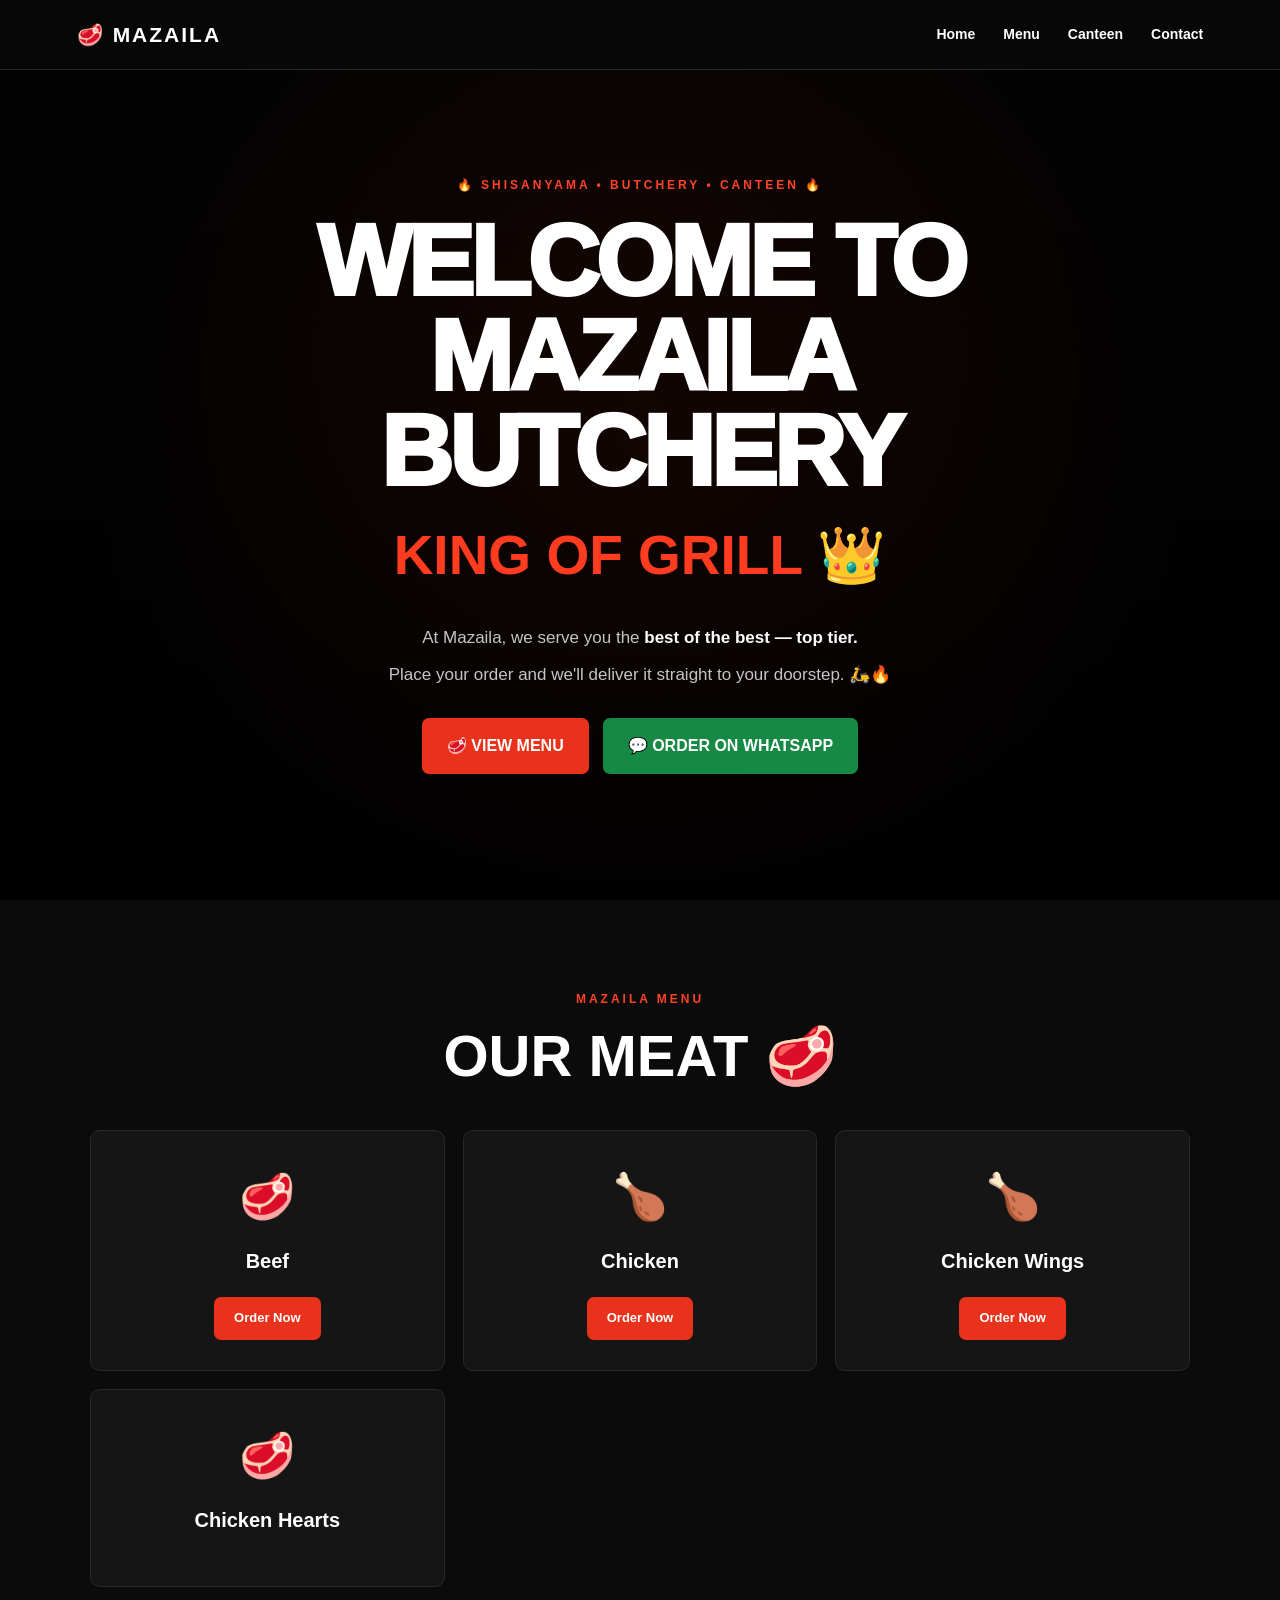
<file: index.html>
<!DOCTYPE html>
<html lang="en">
<head>
  <meta charset="UTF-8">
  <meta name="viewport" content="width=device-width, initial-scale=1.0">

  <title>Mazaila Butchery | King of Grill</title>
  <meta name="description" content="Mazaila Butchery - King of Grill. Shisanyama, meat, Zimbabwean products, drinks, snacks and canteen meals in Clairwood, Durban.">

  <link rel="stylesheet" href="style.css">
</head>

<body>

<header class="navbar">

  <div class="logo">🥩 MAZAILA</div>

  <button class="menu-button" onclick="toggleMenu()">☰</button>

  <nav id="menu">
    <a href="#home">Home</a>
    <a href="#menu-section">Menu</a>
    <a href="#canteen">Canteen</a>
    <a href="#contact">Contact</a>
  </nav>

</header>


<!-- WELCOME -->

<section id="home" class="hero">

  <div class="hero-content">

    <p class="small-title">🔥 SHISANYAMA • BUTCHERY • CANTEEN 🔥</p>

    <h1>WELCOME TO<br>MAZAILA BUTCHERY</h1>

    <h2>KING OF GRILL 👑</h2>

    <p class="welcome-text">
      At Mazaila, we serve you the
      <strong>best of the best — top tier.</strong>
    </p>

    <p class="welcome-text">
      Place your order and we'll deliver it
      straight to your doorstep. 🛵🔥
    </p>

    <div class="buttons">

      <a href="#menu-section" class="button red">
        🥩 VIEW MENU
      </a>

      <a href="https://wa.me/27672759515" class="button whatsapp">
        💬 ORDER ON WHATSAPP
      </a>

    </div>

  </div>

</section>


<!-- MENU -->

<section id="menu-section" class="section">

  <p class="small-title">MAZAILA MENU</p>

  <h2>OUR MEAT 🥩</h2>

  <div class="products">

    <div class="product">
      <div class="product-icon">🥩</div>
      <h3>Beef</h3>
      <a href="https://wa.me/27672759515?text=Hi%20Mazaila%2C%20I%20want%20to%20order%20Beef." class="order-button">Order Now</a>
    </div>

    <div class="product">
      <div class="product-icon">🍗</div>
      <h3>Chicken</h3>
      <a href="https://wa.me/27672759515?text=Hi%20Mazaila%2C%20I%20want%20to%20order%20Chicken." class="order-button">Order Now</a>
    </div>

    <div class="product">
      <div class="product-icon">🍗</div>
      <h3>Chicken Wings</h3>
      <a href="https://wa.me/27672759515?text=Hi%20Mazaila%2C%20I%20want%20Chicken%20Wings." class="order-button">Order Now</a>
    </div>

    <div class="product">
      <div class="product-icon">🥩</div>
      <h3>Chicken Hearts</h3>
      <a href="
</file>
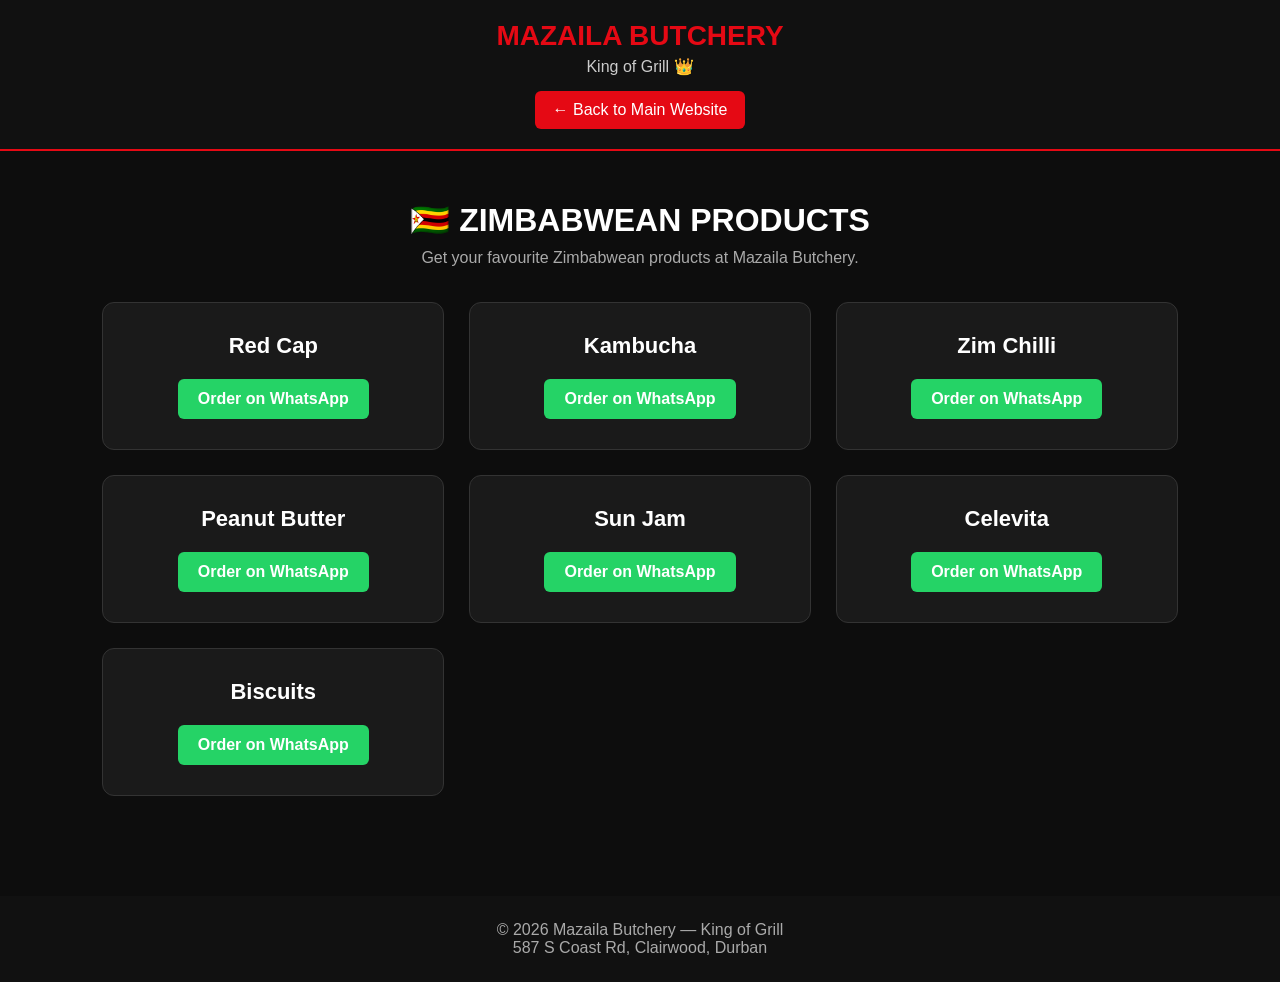
<file: zim-products.html>
<!DOCTYPE html>
<html lang="en">
<head>
  <meta charset="UTF-8">
  <meta name="viewport" content="width=device-width, initial-scale=1.0">

  <title>Zim Products | Mazaila Butchery</title>

  <style>
    * {
      box-sizing: border-box;
      margin: 0;
      padding: 0;
      font-family: Arial, sans-serif;
    }

    body {
      background: #0d0d0d;
      color: white;
    }

    header {
      background: #111;
      padding: 20px;
      text-align: center;
      border-bottom: 2px solid #e50914;
    }

    header h1 {
      color: #e50914;
      font-size: 28px;
    }

    header p {
      color: #ccc;
      margin-top: 5px;
    }

    .back {
      display: inline-block;
      margin-top: 15px;
      padding: 10px 18px;
      background: #e50914;
      color: white;
      text-decoration: none;
      border-radius: 6px;
    }

    .container {
      padding: 50px 8%;
      text-align: center;
    }

    .container h2 {
      font-size: 32px;
      margin-bottom: 10px;
    }

    .intro {
      color: #aaa;
      margin-bottom: 35px;
    }

    .products {
      display: grid;
      grid-template-columns: repeat(3, 1fr);
      gap: 25px;
    }

    .product {
      background: #1a1a1a;
      padding: 30px 20px;
      border-radius: 12px;
      border: 1px solid #333;
    }

    .product h3 {
      font-size: 22px;
      margin-bottom: 20px;
    }

    .order {
      display: inline-block;
      background: #25D366;
      color: white;
      padding: 11px 20px;
      border-radius: 6px;
      text-decoration: none;
      font-weight: bold;
    }

    .order:hover {
      opacity: 0.85;
    }

    footer {
      margin-top: 50px;
      padding: 25px;
      background: #111;
      text-align: center;
      color: #aaa;
    }

    @media (max-width: 768px) {
      .products {
        grid-template-columns: 1fr;
      }

      .container h2 {
        font-size: 26px;
      }
    }
  </style>
</head>

<body>

  <header>
    <h1>MAZAILA BUTCHERY</h1>
    <p>King of Grill 👑</p>

    <a href="index.html" class="back">← Back to Main Website</a>
  </header>

  <section class="container">

    <h2>🇿🇼 ZIMBABWEAN PRODUCTS</h2>

    <p class="intro">
      Get your favourite Zimbabwean products at Mazaila Butchery.
    </p>

    <div class="products">

      <div class="product">
        <h3>Red Cap</h3>
        <a class="order"
           href="https://wa.me/27672759515?text=Hi%20Mazaila%20Butchery,%20I%20want%20Red%20Cap">
          Order on WhatsApp
        </a>
      </div>

      <div class="product">
        <h3>Kambucha</h3>
        <a class="order"
           href="https://wa.me/27672759515?text=Hi%20Mazaila%20Butchery,%20I%20want%20Kambucha">
          Order on WhatsApp
        </a>
      </div>

      <div class="product">
        <h3>Zim Chilli</h3>
        <a class="order"
           href="https://wa.me/27672759515?text=Hi%20Mazaila%20Butchery,%20I%20want%20Zim%20Chilli">
          Order on WhatsApp
        </a>
      </div>

      <div class="product">
        <h3>Peanut Butter</h3>
        <a class="order"
           href="https://wa.me/27672759515?text=Hi%20Mazaila%20Butchery,%20I%20want%20Peanut%20Butter">
          Order on WhatsApp
        </a>
      </div>

      <div class="product">
        <h3>Sun Jam</h3>
        <a class="order"
           href="https://wa.me/27672759515?text=Hi%20Mazaila%20Butchery,%20I%20want%20Sun%20Jam">
          Order on WhatsApp
        </a>
      </div>

      <div class="product">
        <h3>Celevita</h3>
        <a class="order"
           href="https://wa.me/27672759515?text=Hi%20Mazaila%20Butchery,%20I%20want%20Celevita">
          Order on WhatsApp
        </a>
      </div>

      <div class="product">
        <h3>Biscuits</h3>
        <a class="order"
           href="https://wa.me/27672759515?text=Hi%20Mazaila%20Butchery,%20I%20want%20Biscuits">
          Order on WhatsApp
        </a>
      </div>

    </div>

  </section>

  <footer>
    <p>© 2026 Mazaila Butchery — King of Grill</p>
    <p>587 S Coast Rd, Clairwood, Durban</p>
  </footer>

</body>
</html>
</file>
<file: style.css>
* {
  margin: 0;
  padding: 0;
  box-sizing: border-box;
}

html {
  scroll-behavior: smooth;
}

body {
  font-family: Arial, Helvetica, sans-serif;
  background: #0b0b0b;
  color: white;
  line-height: 1.6;
}

a {
  text-decoration: none;
  color: inherit;
}

/* NAVIGATION */

.navbar {
  position: fixed;
  top: 0;
  left: 0;
  width: 100%;
  height: 70px;
  padding: 0 6%;
  display: flex;
  align-items: center;
  justify-content: space-between;
  background: rgba(8, 8, 8, 0.97);
  border-bottom: 1px solid #292929;
  z-index: 1000;
}

.logo {
  font-size: 21px;
  font-weight: 900;
  letter-spacing: 2px;
}

#menu {
  display: flex;
  gap: 28px;
}

#menu a {
  font-size: 14px;
  font-weight: bold;
}

#menu a:hover {
  color: #ff3b20;
}

.menu-button {
  display: none;
  background: none;
  color: white;
  border: none;
  font-size: 28px;
}


/* HERO */

.hero {
  min-height: 100vh;
  padding: 130px 6% 80px;
  display: flex;
  align-items: center;
  justify-content: center;
  text-align: center;

  background:
    linear-gradient(rgba(0,0,0,.72), rgba(0,0,0,.92)),
    radial-gradient(circle at center, #641d0e, #080808 70%);
}

.hero-content {
  max-width: 850px;
}

.small-title {
  color: #ff4327;
  font-size: 12px;
  font-weight: 900;
  letter-spacing: 3px;
  margin-bottom: 18px;
}

.hero h1 {
  font-size: clamp(45px, 10vw, 100px);
  line-height: .95;
  font-weight: 1000;
  letter-spacing: -4px;
}

.hero h2 {
  color: #ff3b20;
  font-size: clamp(28px, 5vw, 55px);
  margin: 12px 0 25px;
}

.welcome-text {
  color: #c5c5c5;
  max-width: 650px;
  margin: 10px auto;
  font-size: 17px;
}

.welcome-text strong {
  color: white;
}


/* BUTTONS */

.buttons {
  margin-top: 30px;
  display: flex;
  justify-content: center;
  gap: 14px;
  flex-wrap: wrap;
}

.button,
.order-button {
  display: inline-block;
  border-radius: 7px;
  font-weight: 800;
  transition: .25s;
}

.button {
  padding: 15px 25px;
}

.button:hover,
.order-button:hover {
  transform: translateY(-3px);
}

.red {
  background: #e8321b;
}

.red:hover {
  background: #ff4a30;
}

.dark {
  background: #191919;
  border: 1px solid #444;
}

.dark:hover {
  border-color: #e8321b;
}

.whatsapp {
  background: #168a45;
}

.whatsapp:hover {
  background: #1da954;
}


/* SECTIONS */

.section {
  padding: 90px 6%;
  text-align: center;
}

.section h2,
.contact h2 {
  font-size: clamp(32px, 6vw, 58px);
  line-height: 1;
  margin-bottom: 45px;
}


/* PRODUCTS */

.products {
  max-width: 1100px;
  margin: auto;
  display: grid;
  grid-template-columns: repeat(3, 1fr);
  gap: 18px;
}

.product {
  background: #151515;
  border: 1px solid #292929;
  border-radius: 10px;
  padding: 30px 20px;
  transition: .25s;
}

.product:hover {
  transform: translateY(-6px);
  border-color: #e8321b;
}

.product-icon {
  font-size: 45px;
  margin-bottom: 12px;
}

.product h3 {
  font-size: 20px;
  margin-bottom: 20px;
}

.order-button {
  padding: 11px 20px;
  background: #e8321b;
  font-size: 13px;
}

.order-button:hover {
  background: #ff4a30;
}


/* DARK SECTIONS */

.dark {
  background: #121212;
}


/* CONTACT */

.contact {
  padding: 90px 6%;
  text-align: center;
  background: #151515;
}

.contact h3 {
  margin-top: 30px;
  font-size: 24px;
}

.contact > p {
  color: #aaa;
  font-size: 17px;
}


/* FOOTER */

footer {
  padding: 45px 6%;
  text-align: center;
  background: #070707;
  color: #777;
}

footer h3 {
  color: white;
  font-size: 20px;
}

footer p:nth-child(2) {
  color: #e8321b;
  font-weight: bold;
  margin: 5px 0 15px;
}


/* MOBILE */

@media (max-width: 750px) {

  .navbar {
    padding: 0 5%;
  }

  .menu-button {
    display: block;
    cursor: pointer;
  }

  #menu {
    display: none;
    position: absolute;
    top: 70px;
    left: 0;
    width: 100%;
    flex-direction: column;
    gap: 0;
    background: #101010;
  }

  #menu.active {
    display: flex;
  }

  #menu a {
    padding: 17px 6%;
    border-bottom: 1px solid #292929;
  }

  .hero {
    padding: 120px 5% 70px;
  }

  .hero h1 {
    letter-spacing: -2px;
  }

  .welcome-text {
    font-size: 15px;
  }

  .section,
  .contact {
    padding: 70px 5%;
  }

  .products {
    grid-template-columns: 1fr;
  }

  .button {
    width: 100%;
    max-width: 320px;
  }

    }
</file>
